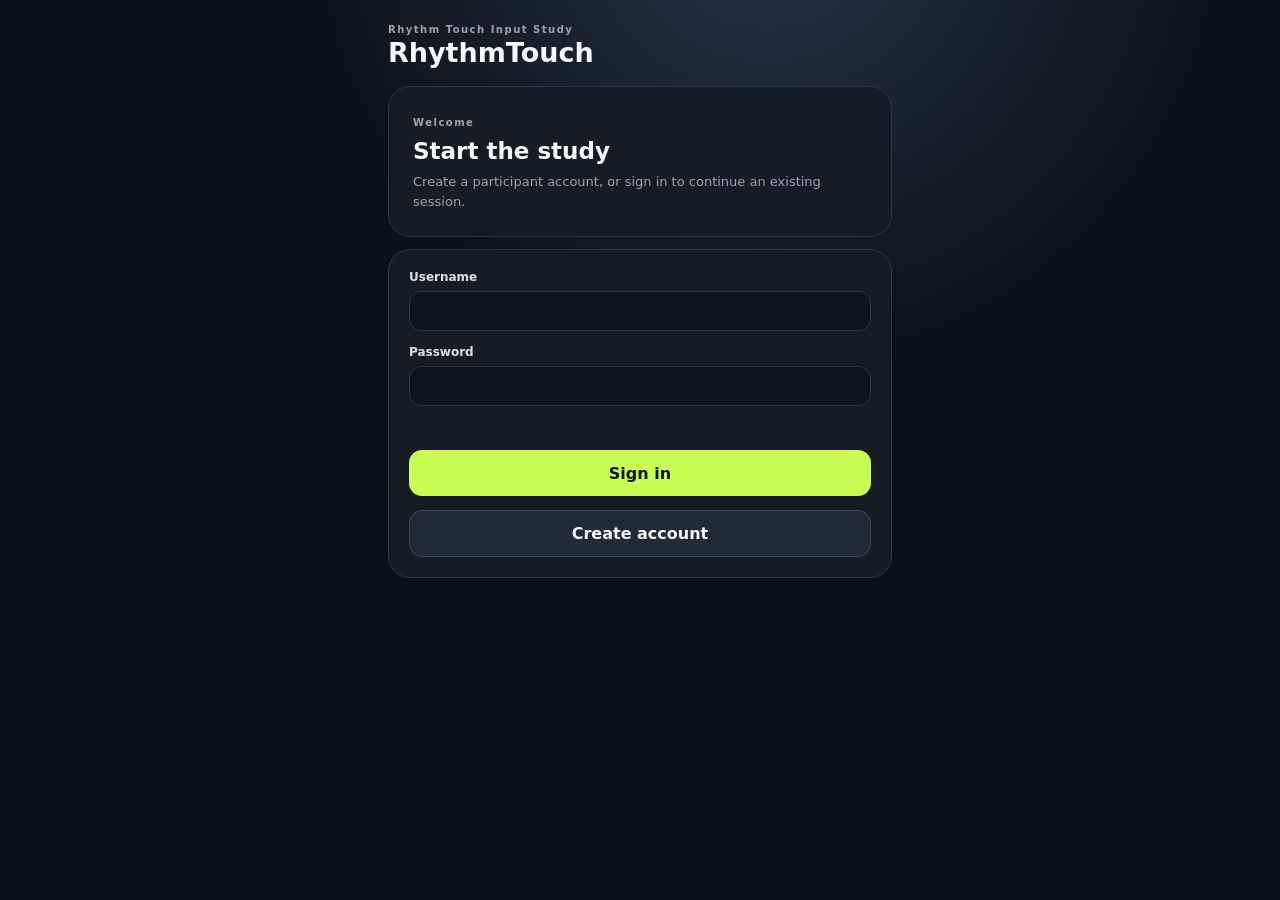
<file: Code For Project/index.html>
<!doctype html>
<html lang="en">
<head>
  <meta charset="utf-8">
  <meta name="viewport" content="width=device-width,initial-scale=1,viewport-fit=cover,user-scalable=no">
  <meta name="theme-color" content="#0d1016">
  <title>RhythmTouch Study</title>
  <link rel="stylesheet" href="styles.css">
</head>
<body>
  <main class="app">
    <header><div><span class="eyebrow">Rhythm Touch Input Study</span><h1>RhythmTouch</h1></div></header>
    <nav id="studySteps" class="stepper hidden" aria-label="Study progress">
      <div data-stage="instructions"><b>1</b><span>Instructions</span></div>
      <div data-stage="practice"><b>2</b><span>Practice</span></div>
      <div data-stage="block-1"><b>3</b><span>Block 1</span></div>
      <div data-stage="block-2"><b>4</b><span>Block 2</span></div>
      <div data-stage="block-3"><b>5</b><span>Block 3</span></div>
      <div data-stage="complete"><b>6</b><span>Finish</span></div>
    </nav>

    <section id="authView" class="view">
      <div class="card hero"><span class="eyebrow">Welcome</span><h2>Start the study</h2><p>Create a participant account, or sign in to continue an existing session.</p></div>
      <form id="authForm" class="card form-card">
        <label>Username<input id="username" autocomplete="username" required></label>
        <label>Password<input id="password" type="password" autocomplete="current-password" required></label>
        <p id="authError" class="error" role="alert"></p>
        <button class="primary" type="submit">Sign in</button>
        <button id="registerBtn" class="secondary" type="button">Create account</button>
      </form>
    </section>

    <section id="instructionsView" class="view hidden">
      <div class="card hero"><span class="eyebrow">Study instructions</span><h2>What you will do</h2><p>You will complete two practice tasks followed by three study blocks. Practice results are not included in the study data.</p></div>
      <div class="flow-list">
        <article class="card flow-item"><b>1</b><div><h3>Feedback modality</h3><p>Four fixed conditions: no feedback, visual feedback, audio feedback, and haptic feedback.</p></div></article>
        <article class="card flow-item"><b>2</b><div><h3>Rhythmic complexity</h3><p>Two fixed conditions: simple rhythm and complex rhythm.</p></div></article>
        <article class="card flow-item"><b>3</b><div><h3>Input action type</h3><p>Two fixed conditions: tap-only and tap-and-swipe.</p></div></article>
      </div>
      <div class="card note"><p>The order of the three study blocks is counterbalanced by participant number. You will complete a short rating after each condition and six NASA-TLX ratings after each block.</p></div>
      <button id="continueToPracticeBtn" class="primary wide">Continue to practice</button>
    </section>

    <section id="practiceIntroView" class="view hidden">
      <div class="card hero"><span class="eyebrow">Practice</span><h2>Learn the controls</h2><p>Preview each pattern, then reproduce it in the input area. Practice results are not saved as study data.</p></div>
      <div class="card instruction-list">
        <p><b>Tap:</b> briefly touch the input area.</p>
        <p><b>Swipe:</b> slide your finger to the right.</p>
        <p><b>Retry:</b> if the pattern is not recognised, wait for the input area to reset and try again.</p>
      </div>
      <button id="startPracticeBtn" class="primary wide">Start practice</button>
    </section>

    <section id="transitionView" class="view hidden"></section>
    <section id="studyView" class="view hidden">
      <div class="progress"><div id="taskProgress" class="task-progress" aria-label="Task progress"></div></div>
      <section class="card pattern-card">
        <div><span id="patternCategory" class="eyebrow"></span><h2 id="patternName"></h2><p id="patternDescription"></p></div>
        <button id="previewBtn" class="secondary">Preview pattern</button>
      </section>
      <section id="touchArea" class="touch-area" aria-label="Rhythm input area">
        <div id="pulse" class="pulse"></div>
        <div id="previewDemo" class="preview-demo hidden" aria-live="polite">
          <p id="previewStatus">Get ready&hellip;</p>
          <div id="demoTrail" class="demo-trail" aria-hidden="true"></div>
          <div id="demoFinger" class="demo-finger" aria-hidden="true"></div>
        </div>
        <div class="touch-copy"><span>◎</span><h2>Perform the pattern here</h2><p>Tap or swipe. The system will check your attempt when you stop.</p></div>
        <div id="eventTrail" class="event-trail"></div>
        <div id="attemptActions" class="attempt-actions hidden">
          <button id="tryAgainBtn" class="secondary hidden">Try again</button>
          <button id="skipTrialBtn" class="danger hidden">Skip and continue</button>
        </div>
        <div id="timer" class="timer"></div>
      </section>
      <section class="card result" id="resultCard" aria-live="polite">
        <div><span class="eyebrow">Result</span><h3 id="resultTitle">Ready</h3><p id="resultDetail">Preview the pattern, then perform it in the area above.</p></div>
        <strong id="score">—</strong>
      </section>
      <button id="nextTrialBtn" class="primary wide hidden">Next task</button>
    </section>

    <section id="subBlockSurveyView" class="view hidden"></section>
    <section id="blockSurveyView" class="view hidden"></section>
    <section id="completeView" class="view hidden">
      <div class="card hero">
        <span class="success-mark">✓</span><span class="eyebrow">Study complete</span><h2>Thank you</h2>
        <p>Your task, attempt, action, and questionnaire data have been saved. Please tell the researcher that you have finished.</p>
        <button id="signOutBtn" class="secondary wide">Return to sign in</button>
      </div>
    </section>
    <div id="visualFeedbackOverlay" class="feedback-overlay hidden" role="status" aria-live="assertive">
      <div class="feedback-badge"><span id="visualFeedbackSymbol">✓</span></div>
      <strong id="visualFeedbackLabel">Success</strong>
    </div>
  </main>
  <script src="app.js"></script>
</body>
</html>
</file>
<file: Code For Project/styles.css>
:root {
  --bg: #0d1016;
  --card: #171c25;
  --card-2: #222a37;
  --ink: #f7f8fb;
  --muted: #9aa5b5;
  --accent: #c9ff52;
  --red: #ff6475;
  --line: #2c3544;
}

* {
  box-sizing: border-box;
}

html {
  background: var(--bg);
}

body {
  margin: 0;
  min-height: 100vh;
  background:
    radial-gradient(circle at 60% -10%, #293247 0, transparent 38%),
    var(--bg);
  color: var(--ink);
  font-family: Inter, system-ui, -apple-system, "Segoe UI", sans-serif;
}

button,
input {
  font: inherit;
}

button {
  -webkit-tap-highlight-color: transparent;
}

.app {
  width: min(100%, 540px);
  margin: auto;
  padding: calc(18px + env(safe-area-inset-top)) 18px
    calc(36px + env(safe-area-inset-bottom));
}

header,
.result,
.survey-head {
  display: flex;
  align-items: center;
  justify-content: space-between;
}

h1,
h2,
h3,
p {
  margin: 0;
}

h1 {
  font-size: 27px;
}

.eyebrow {
  color: var(--muted);
  font-size: 10px;
  font-weight: 800;
  letter-spacing: 1.5px;
}

.hidden {
  display: none !important;
}

.view {
  margin-top: 18px;
}

.card {
  background: rgba(23, 28, 37, 0.96);
  border: 1px solid var(--line);
  border-radius: 22px;
}

.hero {
  padding: 24px;
}

.hero h2 {
  margin: 8px 0;
  font-size: 23px;
}

.hero p,
.pattern-card p,
.result p,
.survey-intro,
.flow-item p,
.level-summary small,
.note p {
  color: var(--muted);
  font-size: 13px;
  line-height: 1.55;
}

.success-mark {
  display: grid;
  width: 58px;
  height: 58px;
  margin-bottom: 16px;
  place-items: center;
  border-radius: 50%;
  background: var(--accent);
  color: #111;
  font-size: 32px;
  font-weight: 900;
}

.form-card {
  display: grid;
  gap: 14px;
  margin-top: 12px;
  padding: 20px;
}

label {
  display: grid;
  gap: 7px;
  color: #dce2eb;
  font-size: 12px;
  font-weight: 700;
}

input {
  width: 100%;
  padding: 12px;
  border: 1px solid var(--line);
  border-radius: 12px;
  background: #10141b;
  color: var(--ink);
}

.primary,
.secondary,
.danger {
  min-height: 46px;
  padding: 13px;
  border: 0;
  border-radius: 13px;
  cursor: pointer;
  font-weight: 800;
}

.primary {
  background: var(--accent);
  color: #111;
}

.secondary {
  border: 1px solid #3b4658;
  background: var(--card-2);
  color: var(--ink);
}

.danger {
  border: 1px solid rgba(255, 100, 117, 0.55);
  background: rgba(255, 100, 117, 0.14);
  color: #ffdce1;
}

.attempt-actions {
  position: absolute;
  z-index: 5;
  right: 14px;
  bottom: 14px;
  left: 14px;
  display: grid;
  grid-template-columns: 1fr;
  gap: 8px;
}

.attempt-actions.double {
  grid-template-columns: repeat(2, minmax(0, 1fr));
}

.attempt-actions button {
  width: 100%;
  min-width: 0;
  box-shadow: 0 8px 22px rgba(0, 0, 0, 0.34);
}

button:disabled {
  cursor: wait;
  opacity: 0.55;
}

.wide {
  width: 100%;
  margin-top: 12px;
}

.error {
  min-height: 16px;
  color: var(--red);
  font-size: 12px;
}

.stepper {
  position: sticky;
  z-index: 20;
  top: max(8px, env(safe-area-inset-top));
  display: grid;
  grid-template-columns: repeat(6, minmax(58px, 1fr));
  gap: 4px;
  margin: 16px -6px 0;
  padding: 7px;
  overflow-x: auto;
  border: 1px solid var(--line);
  border-radius: 16px;
  background: rgba(13, 16, 22, 0.94);
  backdrop-filter: blur(12px);
}

.stepper div {
  display: grid;
  min-width: 58px;
  gap: 4px;
  justify-items: center;
  padding: 6px 3px;
  border-radius: 10px;
  color: #697587;
}

.stepper b {
  display: grid;
  width: 20px;
  height: 20px;
  place-items: center;
  border: 1px solid #3b4658;
  border-radius: 50%;
  font-size: 9px;
}

.stepper span {
  font-size: 8px;
  font-weight: 700;
  white-space: nowrap;
}

.stepper .done {
  color: #b7c38f;
}

.stepper .done b {
  border-color: #61743a;
  background: #27311d;
}

.stepper .current {
  background: var(--card-2);
  color: var(--ink);
}

.stepper .current b {
  border-color: var(--accent);
  background: var(--accent);
  color: #111;
}

.flow-list {
  display: grid;
  gap: 9px;
  margin-top: 12px;
}

.flow-item {
  display: grid;
  grid-template-columns: 38px 1fr;
  gap: 12px;
  align-items: center;
  padding: 16px;
}

.flow-item > b,
.level-row > b {
  display: grid;
  width: 34px;
  height: 34px;
  place-items: center;
  border-radius: 11px;
  background: var(--card-2);
  color: var(--accent);
}

.flow-item h3 {
  margin-bottom: 4px;
  font-size: 15px;
}

.note,
.instruction-list,
.level-summary {
  margin-top: 12px;
  padding: 18px;
}

.instruction-list {
  display: grid;
  gap: 11px;
}

.instruction-list p {
  color: var(--muted);
  font-size: 13px;
  line-height: 1.45;
}

.instruction-list b {
  color: var(--ink);
}

.level-summary {
  display: grid;
  gap: 8px;
}

.level-row {
  display: grid;
  grid-template-columns: 34px 1fr auto;
  gap: 10px;
  align-items: center;
  padding: 10px 0;
  border-bottom: 1px solid var(--line);
}

.level-row:last-child {
  border-bottom: 0;
}

.level-row span {
  font-size: 13px;
  font-weight: 800;
}

.progress {
  display: block;
  margin-bottom: 12px;
}

.task-progress {
  display: grid;
  grid-auto-flow: column;
  grid-auto-columns: 36px;
  gap: 8px;
  width: max-content;
  max-width: 100%;
  margin: 0 auto;
}

.task-step {
  display: grid;
  width: 36px;
  height: 36px;
  place-items: center;
  border: 1px solid #465166;
  border-radius: 10px;
  background: #171c24;
  color: #778196;
  font-size: 12px;
  font-weight: 850;
  transition:
    border-color 0.2s ease,
    background 0.2s ease,
    color 0.2s ease,
    transform 0.2s ease;
}

.task-step.complete {
  border-color: #9caf60;
  background: rgba(201, 255, 82, 0.3);
  color: #e7ffc0;
}

.task-step.current {
  border-color: var(--accent);
  background: var(--accent);
  color: #10140a;
  transform: translateY(-2px);
  box-shadow: 0 5px 18px rgba(201, 255, 82, 0.2);
}

.pattern-card {
  padding: 18px;
}

.pattern-card h2 {
  margin: 6px 0 3px;
}

.pattern {
  display: flex;
  align-items: center;
  justify-content: center;
  gap: 9px;
  min-height: 72px;
  margin: 14px 0;
  padding: 16px;
  border-radius: 15px;
  background: #10141b;
}

.pattern span {
  font-size: 25px;
  transition:
    color 0.15s ease,
    transform 0.15s ease,
    text-shadow 0.15s ease;
}

.pattern span.cue {
  color: var(--accent);
  text-shadow: 0 0 18px rgba(201, 255, 82, 0.7);
  transform: scale(1.35);
}

.pattern i {
  color: var(--muted);
  font-size: 9px;
  font-style: normal;
}

.touch-area {
  position: relative;
  display: flex;
  height: 260px;
  margin-top: 12px;
  align-items: center;
  justify-content: center;
  overflow: hidden;
  border: 1px dashed #4c586b;
  border-radius: 28px;
  background:
    linear-gradient(180deg, rgba(37, 44, 57, 0.75), rgba(18, 22, 29, 0.75));
  touch-action: none;
  user-select: none;
}

.touch-area.awaiting-decision {
  border-color: #3f4857;
  background: #171c24;
}

.touch-area.awaiting-decision .touch-copy,
.touch-area.awaiting-decision .event-trail,
.touch-area.awaiting-decision .timer {
  opacity: 0.22;
  filter: grayscale(1);
}

.touch-area.previewing {
  cursor: wait;
}

.touch-area.previewing .touch-copy,
.touch-area.previewing .event-trail,
.touch-area.previewing .attempt-actions,
.touch-area.previewing .timer {
  opacity: 0;
}

.preview-demo {
  position: absolute;
  z-index: 3;
  inset: 0;
  display: grid;
  place-items: center;
  pointer-events: none;
}

.preview-demo p {
  position: absolute;
  top: 27%;
  color: var(--ink);
  font-size: 16px;
  font-weight: 800;
  letter-spacing: 0.01em;
}

.demo-trail {
  position: absolute;
  z-index: 3;
  height: 4px;
  border-radius: 99px;
  background: linear-gradient(
    90deg,
    rgba(201, 255, 82, 0.12),
    rgba(201, 255, 82, 0.58)
  );
  opacity: 0;
  transform: scaleX(0);
  transform-origin: left center;
  will-change: transform, opacity;
}

.demo-trail.visible {
  opacity: 1;
}

.demo-finger {
  position: absolute;
  z-index: 4;
  width: 28px;
  height: 48px;
  border: 2px solid var(--ink);
  border-radius: 18px 18px 13px 13px;
  background: #2a3140;
  opacity: 0;
  transform: translate(-50%, -50%);
  will-change: transform;
  transition:
    opacity 0.16s ease,
    transform 0.12s ease;
}

.demo-finger::before {
  content: "";
  position: absolute;
  top: 7px;
  right: 6px;
  left: 6px;
  height: 13px;
  border: 1px solid #9aa5b7;
  border-radius: 9px;
}

.demo-finger.visible {
  opacity: 1;
}

.demo-finger.tapping {
  transform: translate(-50%, -42%) scale(0.94);
}

.touch-copy {
  padding: 20px;
  text-align: center;
  pointer-events: none;
}

.touch-copy > span {
  font-size: 32px;
}

.touch-copy h2 {
  margin: 9px 0 7px;
  font-size: 19px;
}

.touch-copy p {
  color: var(--muted);
  font-size: 12px;
}

.event-trail {
  position: absolute;
  top: 16px;
  right: 12px;
  left: 12px;
  display: flex;
  flex-wrap: wrap;
  gap: 6px;
  justify-content: center;
}

.event {
  padding: 7px 9px;
  border: 1px solid #536078;
  border-radius: 99px;
  background: #303949;
  font-size: 11px;
}

.timer {
  position: absolute;
  bottom: 0;
  left: 0;
  height: 3px;
  background: var(--accent);
}

.touch-area:not(.has-visual-feedback) .timer {
  opacity: 0;
}

.touch-area.visual-flash {
  animation: visual-flash 0.24s ease-out;
}

@keyframes visual-flash {
  0% {
    border-color: var(--accent);
    box-shadow: inset 0 0 55px rgba(201, 255, 82, 0.3);
  }

  100% {
    border-color: #4c586b;
    box-shadow: inset 0 0 0 rgba(201, 255, 82, 0);
  }
}

.pulse {
  position: absolute;
  z-index: 2;
  width: 10px;
  height: 10px;
  border-radius: 50%;
  background: var(--accent);
  opacity: 0;
  transform: scale(0);
}

.pulse.go {
  animation: pulse 0.45s ease-out;
}

.touch-area.previewing .pulse.go {
  animation: preview-pulse 0.3s ease-out;
}

@keyframes preview-pulse {
  0% {
    opacity: 0.82;
    transform: translate(-50%, -50%) scale(1);
  }

  100% {
    opacity: 0;
    transform: translate(-50%, -50%) scale(7);
  }
}

@keyframes pulse {
  0% {
    opacity: 0.9;
    transform: scale(1);
  }

  100% {
    opacity: 0;
    transform: scale(40);
  }
}

.result {
  gap: 12px;
  margin-top: 12px;
  padding: 17px;
  transition:
    border-color 0.2s ease,
    transform 0.2s ease;
}

.result h3 {
  margin: 5px 0 3px;
}

.result strong {
  display: grid;
  min-width: 58px;
  height: 58px;
  place-items: center;
  border-radius: 18px;
  background: var(--card-2);
}

.result strong.good {
  background: var(--accent);
  color: #111;
}

.result strong.bad {
  background: var(--red);
  color: #24050a;
}

.result.visual-success {
  border-color: var(--accent);
  box-shadow: 0 0 0 4px rgba(201, 255, 82, 0.08);
  animation: success-glow 0.42s ease-out;
}

.result.visual-failure {
  border-color: var(--red);
  animation: shake 0.28s linear;
}

.feedback-overlay {
  position: fixed;
  z-index: 100;
  inset: 0;
  display: grid;
  align-content: center;
  justify-items: center;
  gap: 12px;
  padding:
    max(24px, env(safe-area-inset-top))
    24px
    max(24px, env(safe-area-inset-bottom));
  opacity: 0;
  pointer-events: auto;
  transition: opacity 0.18s ease;
}

.feedback-overlay.success {
  background: rgba(56, 104, 5, 0.84);
  color: var(--accent);
}

.feedback-overlay.failure {
  background: rgba(122, 12, 27, 0.86);
  color: #ff8b98;
}

.feedback-overlay.show {
  opacity: 1;
}

.feedback-badge {
  display: grid;
  width: 64px;
  height: 64px;
  place-items: center;
  border: 3px solid currentColor;
  border-radius: 50%;
  background: #0b1018;
  box-shadow:
    0 0 0 8px rgba(255, 255, 255, 0.08),
    0 0 20px currentColor;
  transform: scale(0.72);
}

.feedback-overlay.show .feedback-badge {
  animation: feedback-pop 0.42s cubic-bezier(0.2, 0.9, 0.3, 1.25) forwards;
}

.feedback-badge span {
  font-size: 38px;
  font-weight: 900;
  line-height: 1;
  transform: translateY(-3px);
}

.feedback-overlay > strong {
  font-size: clamp(18px, 5vw, 24px);
  letter-spacing: 3px;
  text-align: center;
  text-shadow: 0 0 24px currentColor;
}

@keyframes feedback-pop {
  from {
    opacity: 0;
    transform: scale(0.72);
  }

  to {
    opacity: 1;
    transform: scale(1);
  }
}

@keyframes shake {
  25% {
    transform: translateX(-5px);
  }

  50% {
    transform: translateX(5px);
  }

  75% {
    transform: translateX(-3px);
  }
}

@keyframes success-glow {
  0% {
    box-shadow: 0 0 0 0 rgba(201, 255, 82, 0.45);
  }

  100% {
    box-shadow: 0 0 0 14px rgba(201, 255, 82, 0);
  }
}

.survey {
  padding: 20px;
}

.survey-head {
  gap: 12px;
}

.survey-head h2 {
  margin-top: 5px;
}

.question-count {
  padding: 7px 9px;
  border-radius: 99px;
  background: var(--card-2);
  color: var(--muted);
  font-size: 9px;
  font-weight: 800;
  white-space: nowrap;
}

.survey-intro {
  margin: 12px 0 18px;
}

.question {
  padding: 17px 0;
  border-top: 1px solid var(--line);
}

.question > label {
  font-size: 13px;
  line-height: 1.4;
}

.scale {
  display: grid;
  grid-template-columns: repeat(7, 1fr);
  gap: 6px;
  margin-top: 12px;
}

.scale label {
  display: block;
}

.scale input {
  position: absolute;
  opacity: 0;
}

.scale span {
  display: grid;
  height: 38px;
  place-items: center;
  border: 1px solid var(--line);
  border-radius: 10px;
  background: var(--card-2);
}

.scale input:checked + span {
  border-color: var(--accent);
  background: var(--accent);
  color: #111;
}

.anchors {
  display: flex;
  justify-content: space-between;
  margin-top: 7px;
  color: var(--muted);
  font-size: 9px;
}

.anchors.three {
  display: grid;
  grid-template-columns: 1fr 1fr 1fr;
  gap: 8px;
}

.anchors.three span:nth-child(2) {
  text-align: center;
}

.anchors.three span:last-child {
  text-align: right;
}

.slider-wrap {
  display: grid;
  grid-template-columns: 1fr 45px;
  gap: 12px;
  align-items: center;
  margin-top: 14px;
}

.slider-wrap input[type="range"] {
  height: 34px;
  padding: 0;
  accent-color: var(--accent);
}

.slider-wrap output {
  display: grid;
  height: 38px;
  place-items: center;
  border-radius: 10px;
  background: var(--card-2);
  color: var(--accent);
  font-size: 12px;
  font-weight: 900;
}

@media (max-width: 410px) {
  .app {
    padding-right: 12px;
    padding-left: 12px;
  }

  .touch-area {
    height: 250px;
  }

  .stepper {
    grid-template-columns: repeat(6, 58px);
  }
}

body.task-active {
  height: 100dvh;
  overflow: hidden;
}

body.task-active .app {
  display: flex;
  height: 100dvh;
  min-height: 0;
  flex-direction: column;
  padding:
    max(6px, env(safe-area-inset-top))
    12px
    max(6px, env(safe-area-inset-bottom));
}

body.task-active header {
  display: none;
}

body.task-active .stepper {
  position: static;
  flex: 0 0 auto;
  grid-template-columns: repeat(6, minmax(44px, 1fr));
  margin: 0;
  padding: 7px;
  border-radius: 16px;
}

body.task-active .stepper div {
  min-width: 44px;
  gap: 4px;
  padding: 7px 2px;
}

body.task-active .stepper b {
  width: 23px;
  height: 23px;
  font-size: 10px;
}

body.task-active .stepper span {
  font-size: 9px;
  line-height: 1.1;
}

body.task-active #studyView {
  display: grid;
  min-height: 0;
  flex: 1;
  grid-template-areas:
    "progress"
    "pattern"
    "touch"
    "result"
    "next";
  grid-template-rows:
    auto
    auto
    minmax(112px, 1fr)
    auto
    auto;
  gap: 7px;
  margin-top: 7px;
  overflow: hidden;
}

body.task-active #studyView .progress {
  grid-area: progress;
  margin: 0;
  font-size: 9px;
}

body.task-active #studyView .pattern-card {
  display: grid;
  grid-area: pattern;
  grid-template-columns: minmax(0, 1fr) auto;
  gap: 7px 10px;
  align-items: center;
  padding: 10px 12px;
  border-radius: 17px;
}

body.task-active #studyView .pattern-card > div:first-child {
  min-width: 0;
}

body.task-active #studyView .pattern-card h2 {
  margin: 3px 0 1px;
  font-size: 18px;
}

body.task-active #studyView .pattern-card p {
  display: -webkit-box;
  overflow: hidden;
  font-size: 10px;
  line-height: 1.3;
  -webkit-box-orient: vertical;
  -webkit-line-clamp: 2;
}

body.task-active #studyView .pattern {
  grid-column: 1 / -1;
  min-height: 42px;
  margin: 0;
  padding: 7px 9px;
  gap: 7px;
}

body.task-active #studyView .pattern span {
  font-size: 20px;
}

body.task-active #studyView #previewBtn {
  grid-column: 1 / -1;
  min-height: 38px;
  padding: 8px 12px;
}

body.task-active #studyView .touch-area {
  grid-area: touch;
  width: 100%;
  height: auto;
  min-height: 112px;
  margin: 0;
  border-radius: 20px;
}

body.task-active #studyView .touch-copy {
  padding: 10px;
}

body.task-active #studyView .touch-copy > span {
  font-size: 23px;
}

body.task-active #studyView .touch-copy h2 {
  margin: 4px 0;
  font-size: 16px;
}

body.task-active #studyView .touch-copy p {
  font-size: 10px;
}

body.task-active #studyView .result {
  grid-area: result;
  margin: 0;
  padding: 10px 12px;
  border-radius: 17px;
}

body.task-active #studyView .result h3 {
  margin: 2px 0;
  font-size: 16px;
}

body.task-active #studyView .result p {
  font-size: 10px;
  line-height: 1.3;
}

body.task-active #studyView .result strong {
  min-width: 48px;
  height: 48px;
  border-radius: 14px;
  font-size: 16px;
}

body.task-active #nextTrialBtn {
  grid-area: next;
  min-height: 44px;
  margin: 0;
}

@media (max-height: 690px) {
  body.task-active .stepper {
    padding: 5px;
  }

  body.task-active .stepper div {
    gap: 3px;
    padding: 5px 1px;
  }

  body.task-active .stepper b {
    width: 20px;
    height: 20px;
    font-size: 9px;
  }

  body.task-active .stepper span {
    font-size: 8px;
  }

  body.task-active #studyView {
    gap: 5px;
    margin-top: 5px;
    grid-template-rows: auto auto minmax(92px, 1fr) auto auto;
  }

  body.task-active #studyView .pattern-card {
    padding: 8px 10px;
  }

  body.task-active #studyView .pattern {
    min-height: 34px;
    padding: 5px 7px;
  }

  body.task-active #studyView #previewBtn {
    min-height: 34px;
    padding: 6px 10px;
  }

  body.task-active #studyView .touch-copy p {
    display: none;
  }
}
</file>
